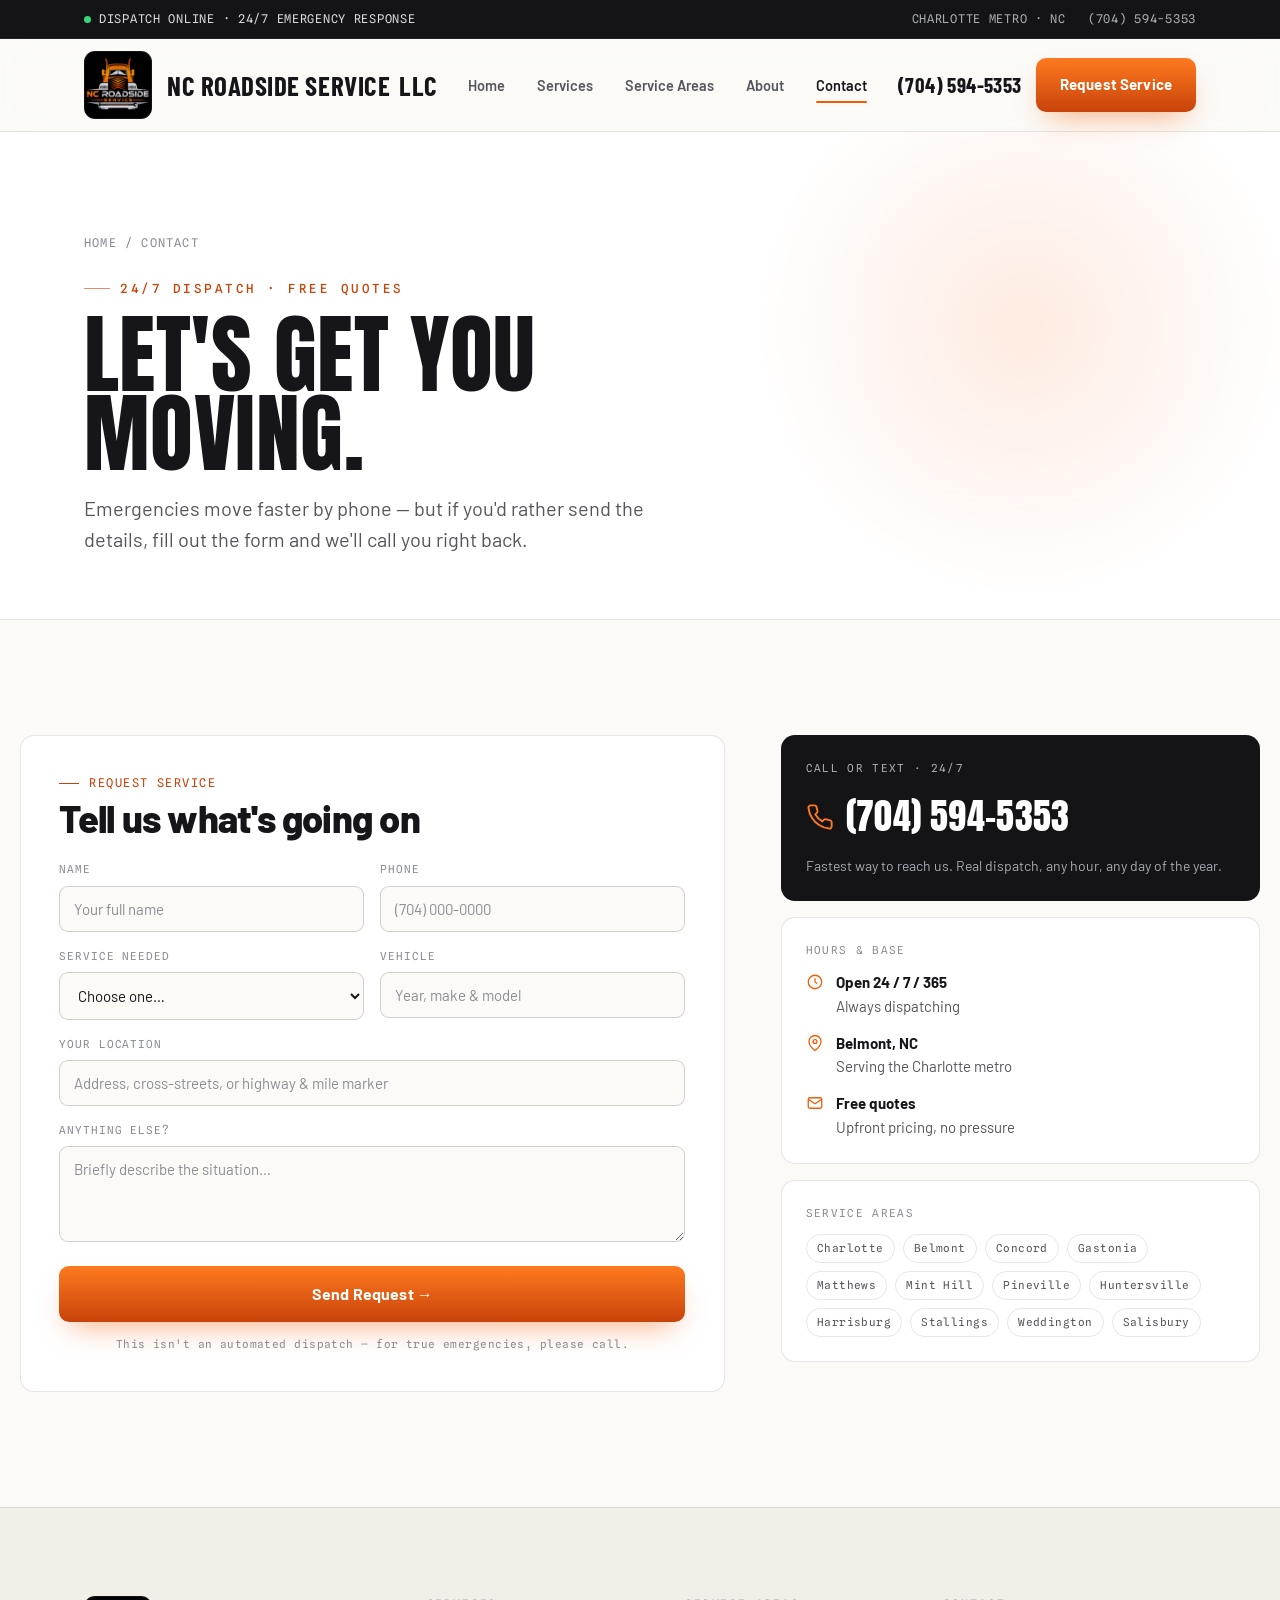
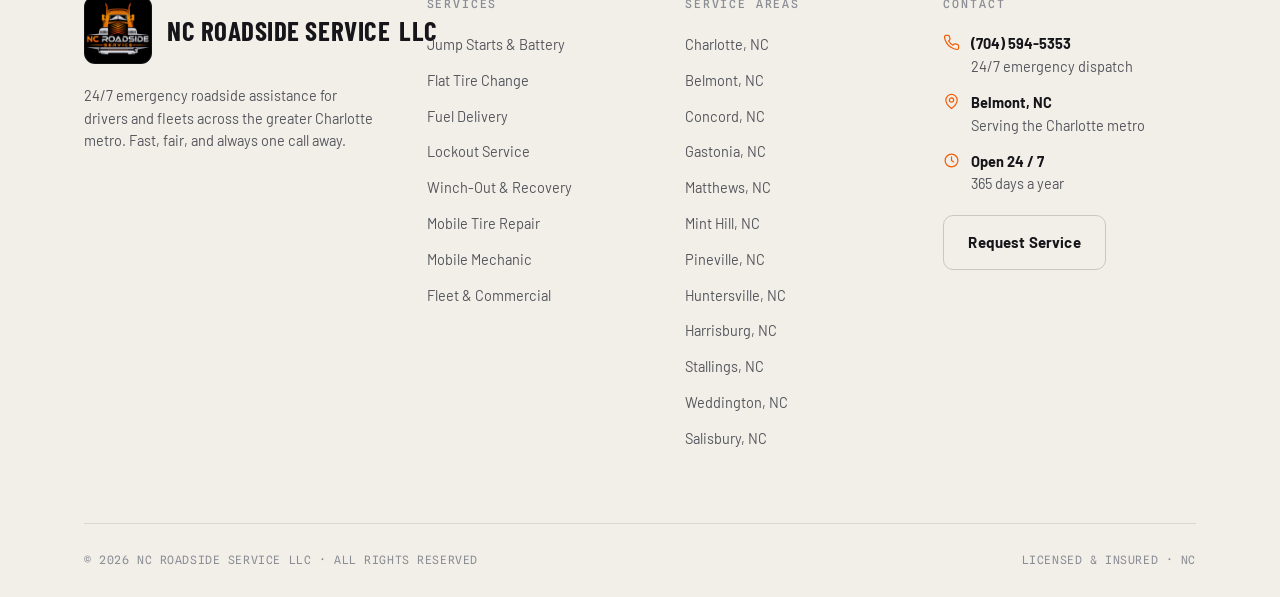
<file: contact.html>
<!DOCTYPE html>
<html lang="en">
<head>
<meta charset="UTF-8">
<meta name="viewport" content="width=device-width, initial-scale=1.0">
<title>Contact & Request Service | NC Roadside Service — Call (704) 594-5353</title>
<meta name="description" content="Request 24/7 roadside service or get a free quote. Call (704) 594-5353 anytime, or send a request — jump starts, tires, lockouts, fuel, recovery & mobile mechanic across the Charlotte, NC metro.">
<link rel="canonical" href="https://www.ncroadsideservice.com/contact.html">
<link rel="stylesheet" href="css/site.css">
<style>
.contact-grid{display:grid;grid-template-columns:1.25fr .85fr;gap:clamp(32px,5vw,56px);align-items:start}
.form-card{background:var(--surface);border:1px solid var(--line);border-radius:var(--r);padding:clamp(26px,3vw,40px);position:relative}
.form-card .fh{display:flex;align-items:center;gap:10px;font-family:'Spline Sans Mono',monospace;font-size:12px;letter-spacing:.12em;text-transform:uppercase;color:var(--amber-deep);margin-bottom:6px}
.form-card h2{font-size:clamp(26px,3vw,38px);font-weight:800;letter-spacing:-.02em;margin-bottom:24px}
.frow{display:grid;grid-template-columns:1fr 1fr;gap:16px;margin-bottom:16px}
.field{display:flex;flex-direction:column;gap:7px}
.field.full{grid-column:1/-1}
.field label{font-family:'Spline Sans Mono',monospace;font-size:11px;letter-spacing:.08em;text-transform:uppercase;color:var(--t-low)}
.field input,.field select,.field textarea{background:var(--bg);border:1px solid var(--line-2);border-radius:9px;padding:13px 14px;font-family:'Barlow',sans-serif;font-size:15px;color:var(--t-hi);transition:border-color .15s,box-shadow .15s}
.field textarea{resize:vertical;min-height:96px}
.field input::placeholder,.field textarea::placeholder{color:var(--t-low)}
.field input:focus,.field select:focus,.field textarea:focus{outline:none;border-color:var(--amber);box-shadow:0 0 0 3px var(--amber-soft)}
.form-card .submit{margin-top:8px}
.form-note{font-family:'Spline Sans Mono',monospace;font-size:11px;color:var(--t-low);letter-spacing:.04em;margin-top:14px;text-align:center}
.ok-state{display:none;flex-direction:column;align-items:center;text-align:center;gap:14px;padding:30px 10px}
.ok-state .okc{width:64px;height:64px;border-radius:50%;background:var(--amber-soft);display:flex;align-items:center;justify-content:center}
.ok-state .okc svg{width:32px;height:32px;stroke:var(--amber-deep);fill:none;stroke-width:2}
.ok-state h3{font-size:24px;font-weight:800}
.ok-state p{color:var(--t-mid);font-size:15px;max-width:340px}

.cinfo{display:flex;flex-direction:column;gap:16px}
.iblock{background:var(--surface);border:1px solid var(--line);border-radius:var(--r);padding:24px}
.iblock.dark{background:var(--chip);color:var(--t-on-dark);border-color:transparent}
.iblock .il{font-family:'Spline Sans Mono',monospace;font-size:11px;letter-spacing:.12em;text-transform:uppercase;color:var(--t-low);margin-bottom:12px}
.iblock.dark .il{color:var(--t-on-dark-mid)}
.iblock .big{font-family:'Anton',sans-serif;font-size:clamp(28px,3.4vw,36px);color:#fff;display:flex;align-items:center;gap:12px;letter-spacing:.01em}
.iblock .big svg{width:28px;height:28px;stroke:var(--amber-hi);fill:none;stroke-width:1.6}
.iblock .sub{color:var(--t-on-dark-mid);font-size:14px;margin-top:10px}
.iblock .line{display:flex;gap:12px;align-items:flex-start;font-size:15px;color:var(--t-mid)}
.iblock .line+.line{margin-top:14px}
.iblock .line svg{width:18px;height:18px;stroke:var(--amber);fill:none;stroke-width:1.7;flex:none;margin-top:2px}
.iblock .line b{color:var(--t-hi)}
.iblock .chips{display:flex;flex-wrap:wrap;gap:8px;margin-top:4px}
.iblock .chips span{font-family:'Spline Sans Mono',monospace;font-size:11px;letter-spacing:.04em;color:var(--t-mid);border:1px solid var(--line);border-radius:100px;padding:5px 10px}
@media(max-width:860px){.contact-grid{grid-template-columns:1fr}}
@media(max-width:520px){.frow{grid-template-columns:1fr}}
</style>
</head>
<body>
<div id="site-header-mount"></div>

<main>
  <section class="page-hero">
    <div class="wrap">
      <div class="crumb"><a href="index.html">HOME</a> / CONTACT</div>
      <span class="eyebrow"><span class="bar"></span>24/7 Dispatch · Free Quotes</span>
      <h1 style="margin-top:16px">Let's get you<br>moving.</h1>
      <p class="lede">Emergencies move faster by phone — but if you'd rather send the details, fill out the form and we'll call you right back.</p>
    </div>
  </section>

  <section class="section wrap">
    <div class="contact-grid">
      <!-- FORM -->
      <div class="form-card" data-reveal>
        <form data-request>
          <div class="fh"><span class="bar" style="width:20px;height:1px;background:currentColor;display:inline-block"></span> Request Service</div>
          <h2>Tell us what's going on</h2>
          <div class="frow">
            <div class="field"><label>Name</label><input name="name" placeholder="Your full name" required></div>
            <div class="field"><label>Phone</label><input name="phone" type="tel" placeholder="(704) 000-0000" required></div>
          </div>
          <div class="frow">
            <div class="field"><label>Service needed</label>
              <select name="service" required>
                <option value="">Choose one…</option>
                <option>Jump start / battery</option>
                <option>Flat tire change</option>
                <option>Fuel delivery</option>
                <option>Lockout service</option>
                <option>Winch-out / recovery</option>
                <option>Mobile tire repair</option>
                <option>Mobile mechanic</option>
                <option>Fleet / commercial</option>
                <option>Not sure — need advice</option>
              </select>
            </div>
            <div class="field"><label>Vehicle</label><input name="vehicle" placeholder="Year, make &amp; model"></div>
          </div>
          <div class="field full" style="margin-bottom:16px"><label>Your location</label><input name="location" placeholder="Address, cross-streets, or highway &amp; mile marker" required></div>
          <div class="field full" style="margin-bottom:16px"><label>Anything else?</label><textarea name="notes" placeholder="Briefly describe the situation…"></textarea></div>
          <button type="submit" class="btn btn-amber btn-lg btn-block submit">Send Request →</button>
          <div class="form-note">This isn't an automated dispatch — for true emergencies, please call.</div>
        </form>
        <div class="ok-state" data-ok>
          <div class="okc"><svg viewBox="0 0 24 24"><path d="M20 6 9 17l-5-5"/></svg></div>
          <h3>Request received</h3>
          <p>Thanks — we've got your details. A member of our team will call you back shortly. If it's urgent, call us now at <b>(704) 594-5353</b>.</p>
        </div>
      </div>

      <!-- INFO -->
      <div class="cinfo">
        <div class="iblock dark" data-reveal>
          <div class="il">Call or text · 24/7</div>
          <a href="tel:+17045945353" class="big" id="contactPhone"></a>
          <p class="sub">Fastest way to reach us. Real dispatch, any hour, any day of the year.</p>
        </div>
        <div class="iblock" data-reveal data-reveal-d="1">
          <div class="il">Hours &amp; base</div>
          <div class="line"><svg viewBox="0 0 24 24"><circle cx="12" cy="12" r="9"/><path d="M12 7v5l3 2"/></svg><span><b>Open 24 / 7 / 365</b><br>Always dispatching</span></div>
          <div class="line"><svg viewBox="0 0 24 24"><path d="M20 10c0 6-8 12-8 12s-8-6-8-12a8 8 0 0 1 16 0Z"/><circle cx="12" cy="10" r="2.6"/></svg><span><b>Belmont, NC</b><br>Serving the Charlotte metro</span></div>
          <div class="line"><svg viewBox="0 0 24 24"><rect x="3" y="5" width="18" height="14" rx="2"/><path d="m3 7 9 6 9-6"/></svg><span><b>Free quotes</b><br>Upfront pricing, no pressure</span></div>
        </div>
        <div class="iblock" data-reveal data-reveal-d="2">
          <div class="il">Service areas</div>
          <div class="chips">
            <span>Charlotte</span><span>Belmont</span><span>Concord</span><span>Gastonia</span><span>Matthews</span><span>Mint Hill</span><span>Pineville</span><span>Huntersville</span><span>Harrisburg</span><span>Stallings</span><span>Weddington</span><span>Salisbury</span>
          </div>
        </div>
      </div>
    </div>
  </section>
</main>

<div id="site-footer-mount"></div>

<script>
  document.getElementById('contactPhone').innerHTML = '<svg viewBox="0 0 24 24" fill="none" stroke="currentColor" stroke-width="1.6" stroke-linecap="round" stroke-linejoin="round"><path d="M22 16.9v3a2 2 0 0 1-2.2 2 19.8 19.8 0 0 1-8.6-3.1 19.5 19.5 0 0 1-6-6 19.8 19.8 0 0 1-3.1-8.7A2 2 0 0 1 4.1 2h3a2 2 0 0 1 2 1.7c.1.9.4 1.8.7 2.7a2 2 0 0 1-.5 2.1L8 9.8a16 16 0 0 0 6 6l1.3-1.3a2 2 0 0 1 2.1-.5c.9.3 1.8.6 2.7.7a2 2 0 0 1 1.9 2.1Z"/></svg> (704) 594-5353';
</script>
<script src="js/site.js"></script>
<script type="application/ld+json">
{
  "@context":"https://schema.org",
  "@type":"AutomotiveBusiness",
  "@id":"https://www.ncroadsideservice.com/#business",
  "name":"NC Roadside Service LLC",
  "description":"24/7 emergency roadside assistance — call (704) 594-5353 or request service online. Free quotes, no hidden fees, licensed and insured.",
  "url":"https://www.ncroadsideservice.com/",
  "telephone":"+1-704-594-5353",
  "address":{"@type":"PostalAddress","addressLocality":"Belmont","addressRegion":"NC","postalCode":"28012","addressCountry":"US"},
  "geo":{"@type":"GeoCoordinates","latitude":35.2290,"longitude":-81.0373},
  "openingHoursSpecification":{"@type":"OpeningHoursSpecification","dayOfWeek":["Monday","Tuesday","Wednesday","Thursday","Friday","Saturday","Sunday"],"opens":"00:00","closes":"23:59"},
  "contactPoint":{"@type":"ContactPoint","telephone":"+1-704-594-5353","contactType":"emergency","availableLanguage":"English","contactOption":"TollFree"}
}
</script>
<script type="application/ld+json">
{
  "@context":"https://schema.org",
  "@type":"WebPage",
  "@id":"https://www.ncroadsideservice.com/contact.html#webpage",
  "url":"https://www.ncroadsideservice.com/contact.html",
  "name":"Contact & Request Service | NC Roadside Service LLC — (704) 594-5353",
  "isPartOf":{"@id":"https://www.ncroadsideservice.com/#website"},
  "about":{"@id":"https://www.ncroadsideservice.com/#business"},
  "description":"Request 24/7 roadside service or get a free quote. Call (704) 594-5353 any time, or fill out the request form. Jump starts, tires, lockouts, fuel & recovery across Charlotte, NC.",
  "inLanguage":"en-US",
  "breadcrumb":{"@type":"BreadcrumbList","itemListElement":[{"@type":"ListItem","position":1,"name":"Home","item":"https://www.ncroadsideservice.com/"},{"@type":"ListItem","position":2,"name":"Contact","item":"https://www.ncroadsideservice.com/contact.html"}]}
}
</script>
</body>
</html>
</file>
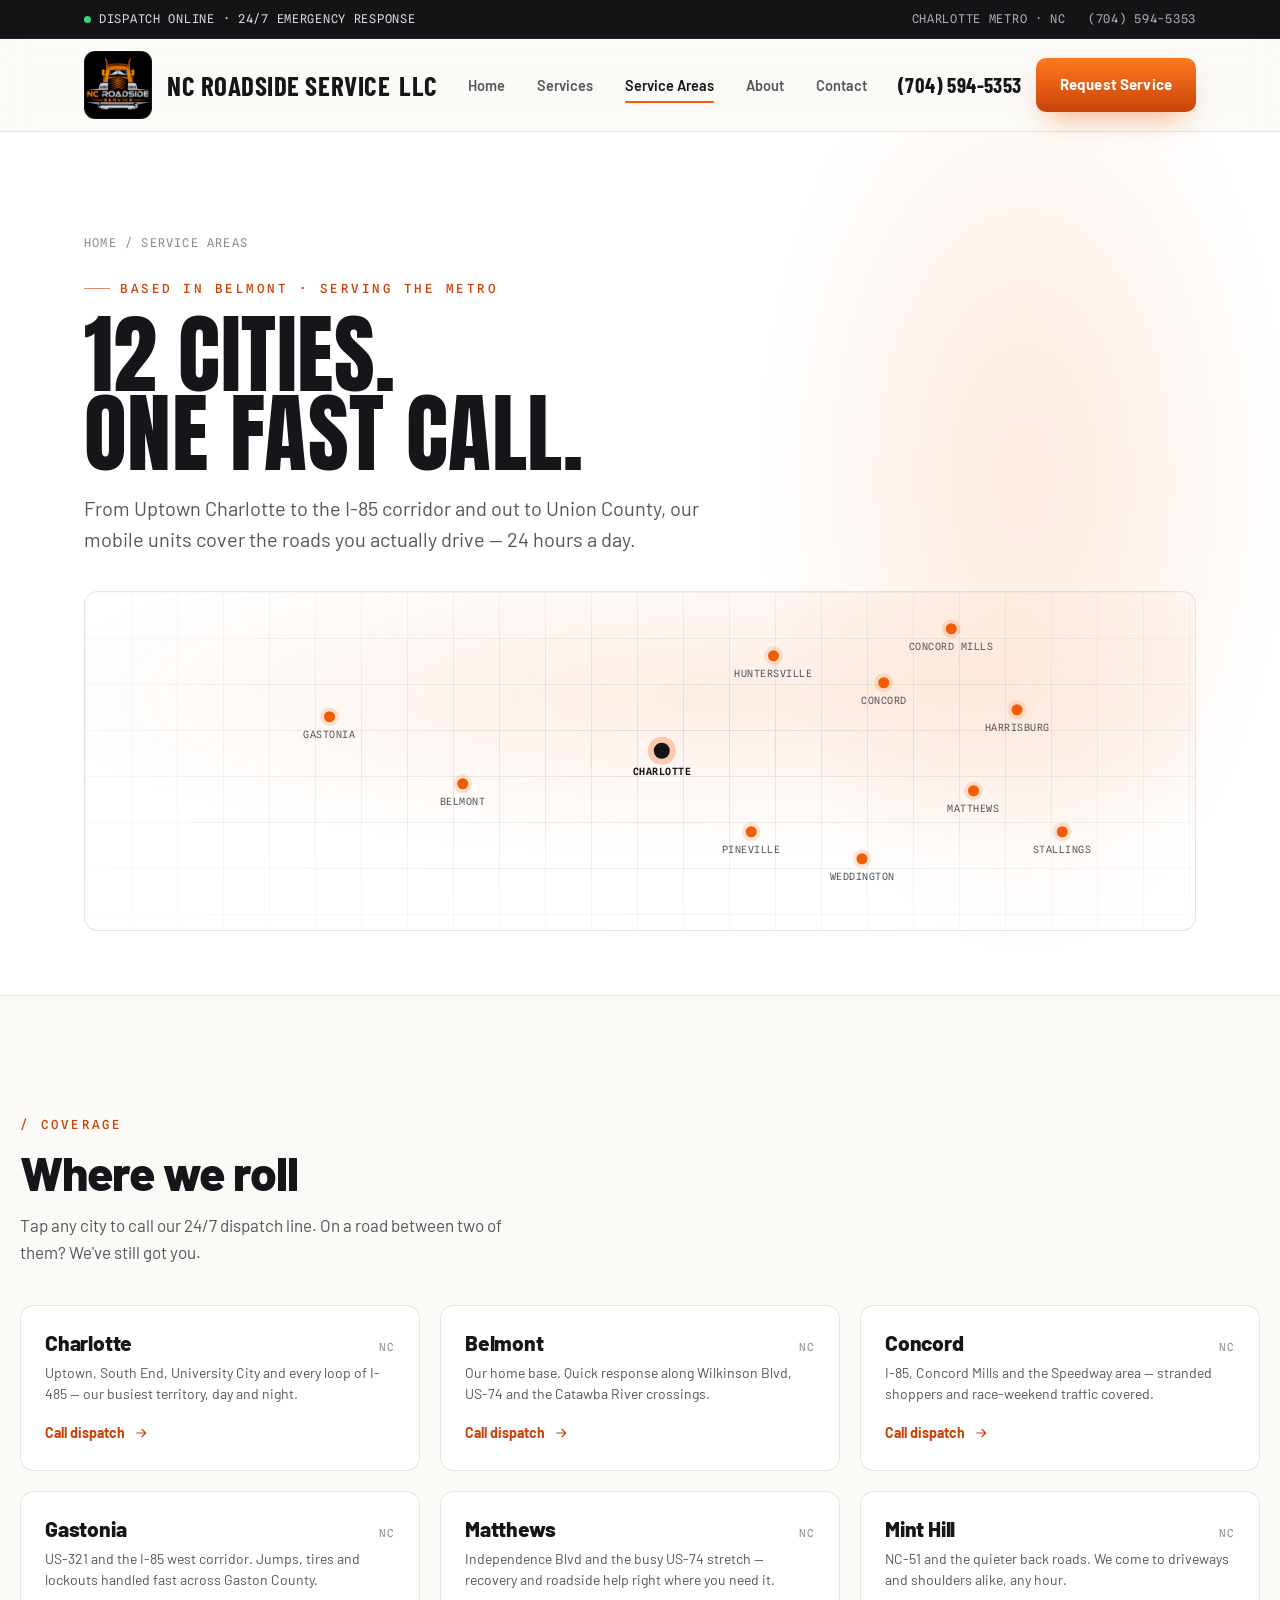
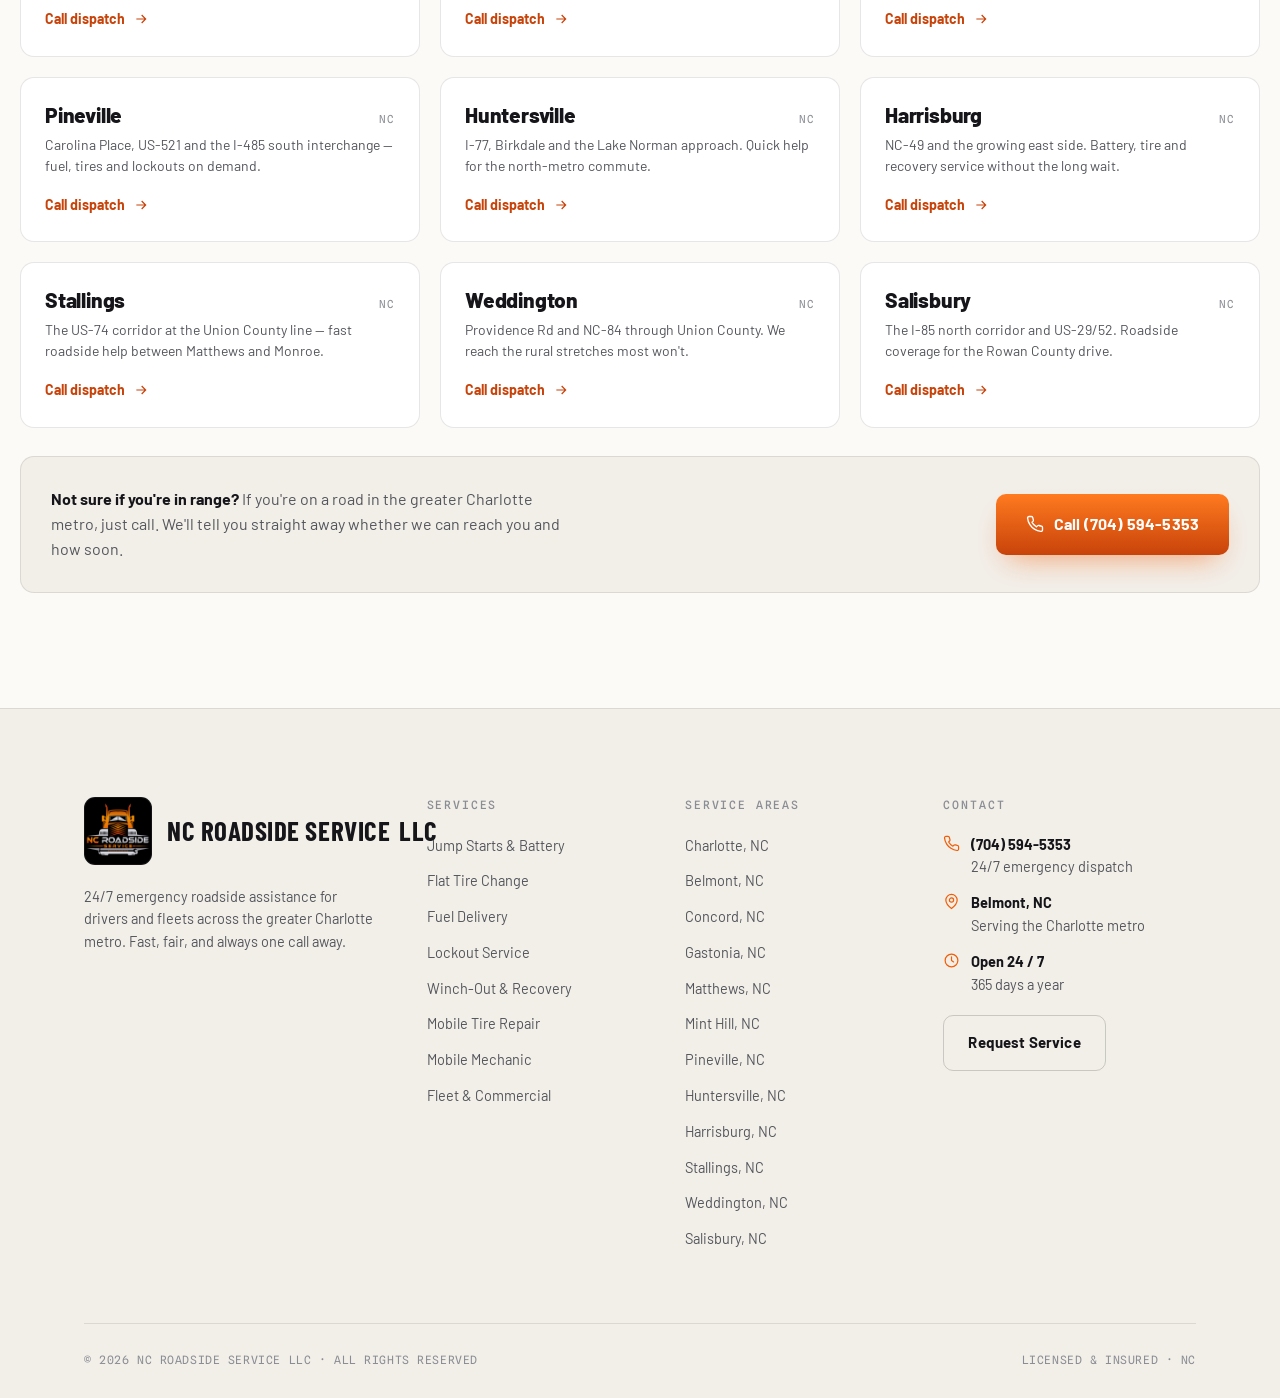
<file: service-areas.html>
<!DOCTYPE html>
<html lang="en">
<head>
<meta charset="UTF-8">
<meta name="viewport" content="width=device-width, initial-scale=1.0">
<title>Service Areas | 24/7 Roadside Assistance Across the Charlotte, NC Metro</title>
<meta name="description" content="NC Roadside Service covers Charlotte, Belmont, Concord, Gastonia, Matthews, Mint Hill, Pineville, Huntersville, Harrisburg, Stallings, Weddington & Salisbury, NC — 24/7 jump starts, tires, lockouts, fuel & recovery. Call (704) 594-5353.">
<link rel="canonical" href="https://www.ncroadsideservice.com/service-areas.html">
<link rel="stylesheet" href="css/site.css">
<style>
.area-hero-map{position:relative;border:1px solid var(--line);border-radius:var(--r);background:
  radial-gradient(120% 90% at 60% 30%,rgba(242,92,5,.10),transparent 55%),var(--surface);
  min-height:340px;overflow:hidden;margin-top:36px}
.area-hero-map .gridlines{position:absolute;inset:0;background-image:linear-gradient(var(--line) 1px,transparent 1px),linear-gradient(90deg,var(--line) 1px,transparent 1px);background-size:46px 46px;mask:radial-gradient(85% 85% at 55% 45%,#000,transparent)}
.area-hero-map .pin{position:absolute;display:flex;flex-direction:column;align-items:center;gap:5px;transform:translate(-50%,-50%)}
.area-hero-map .pin i{width:11px;height:11px;border-radius:50%;background:var(--amber);box-shadow:0 0 0 4px rgba(242,92,5,.15)}
.area-hero-map .pin.hub i{width:16px;height:16px;background:var(--chip);box-shadow:0 0 0 6px rgba(242,92,5,.28)}
.area-hero-map .pin span{font-family:'Spline Sans Mono',monospace;font-size:10px;letter-spacing:.05em;color:var(--t-mid);text-transform:uppercase;white-space:nowrap}
.area-hero-map .pin.hub span{color:var(--t-hi);font-weight:600}

.city-grid{display:grid;grid-template-columns:repeat(3,1fr);gap:20px}
.city{background:var(--surface);border:1px solid var(--line);border-radius:var(--r);padding:26px 24px;transition:border-color .2s,transform .2s var(--ease);display:flex;flex-direction:column}
.city:hover{border-color:var(--amber);transform:translateY(-3px)}
.city .ch{display:flex;align-items:baseline;justify-content:space-between;gap:10px;margin-bottom:6px}
.city h3{font-size:21px;font-weight:800;letter-spacing:-.01em}
.city .st{font-family:'Spline Sans Mono',monospace;font-size:11px;color:var(--t-low);letter-spacing:.1em}
.city p{color:var(--t-mid);font-size:14px;line-height:1.5;margin-bottom:18px}
.city .clink{margin-top:auto;display:inline-flex;align-items:center;gap:8px;font-weight:700;font-size:14px;color:var(--amber-deep)}
.city .clink svg{width:16px;height:16px;stroke:currentColor;fill:none;stroke-width:1.8}
.city:hover .clink{gap:11px}
@media(max-width:900px){.city-grid{grid-template-columns:1fr 1fr}}
@media(max-width:560px){.city-grid{grid-template-columns:1fr}}

.notin{background:var(--surface-2);border:1px solid var(--line);border-radius:var(--r);padding:30px;display:flex;align-items:center;justify-content:space-between;gap:24px;flex-wrap:wrap;margin-top:28px}
.notin p{font-size:16px;color:var(--t-mid);max-width:520px}
.notin b{color:var(--t-hi)}
</style>
</head>
<body>
<div id="site-header-mount"></div>

<main>
  <section class="page-hero">
    <div class="wrap">
      <div class="crumb"><a href="index.html">HOME</a> / SERVICE AREAS</div>
      <span class="eyebrow"><span class="bar"></span>Based in Belmont · Serving the Metro</span>
      <h1 style="margin-top:16px">12 cities.<br>One fast call.</h1>
      <p class="lede">From Uptown Charlotte to the I-85 corridor and out to Union County, our mobile units cover the roads you actually drive — 24 hours a day.</p>
      <div class="area-hero-map">
        <div class="gridlines"></div>
        <div class="pin hub" style="left:52%;top:50%"><i></i><span>Charlotte</span></div>
        <div class="pin" style="left:22%;top:40%"><i></i><span>Gastonia</span></div>
        <div class="pin" style="left:34%;top:60%"><i></i><span>Belmont</span></div>
        <div class="pin" style="left:72%;top:30%"><i></i><span>Concord</span></div>
        <div class="pin" style="left:62%;top:22%"><i></i><span>Huntersville</span></div>
        <div class="pin" style="left:84%;top:38%"><i></i><span>Harrisburg</span></div>
        <div class="pin" style="left:80%;top:62%"><i></i><span>Matthews</span></div>
        <div class="pin" style="left:88%;top:74%"><i></i><span>Stallings</span></div>
        <div class="pin" style="left:70%;top:82%"><i></i><span>Weddington</span></div>
        <div class="pin" style="left:60%;top:74%"><i></i><span>Pineville</span></div>
        <div class="pin" style="left:78%;top:14%"><i></i><span>Concord Mills</span></div>
      </div>
    </div>
  </section>

  <section class="section wrap">
    <div class="sec-head" data-reveal style="margin-bottom:40px">
      <div class="lhs">
        <span class="section-num">/ COVERAGE</span>
        <h2 style="font-size:clamp(30px,4vw,48px);font-weight:800;letter-spacing:-.02em;margin-top:12px">Where we roll</h2>
      </div>
      <p style="color:var(--t-mid);font-size:17px;margin-top:16px;max-width:520px">Tap any city to call our 24/7 dispatch line. On a road between two of them? We've still got you.</p>
    </div>

    <div class="city-grid">
      <div class="city" data-reveal>
        <div class="ch"><h3>Charlotte</h3><span class="st">NC</span></div>
        <p>Uptown, South End, University City and every loop of I-485 — our busiest territory, day and night.</p>
        <a href="tel:+17045945353" class="clink">Call dispatch <svg viewBox="0 0 24 24"><path d="M5 12h14M13 6l6 6-6 6"/></svg></a>
      </div>
      <div class="city" data-reveal data-reveal-d="1">
        <div class="ch"><h3>Belmont</h3><span class="st">NC</span></div>
        <p>Our home base. Quick response along Wilkinson Blvd, US-74 and the Catawba River crossings.</p>
        <a href="tel:+17045945353" class="clink">Call dispatch <svg viewBox="0 0 24 24"><path d="M5 12h14M13 6l6 6-6 6"/></svg></a>
      </div>
      <div class="city" data-reveal data-reveal-d="2">
        <div class="ch"><h3>Concord</h3><span class="st">NC</span></div>
        <p>I-85, Concord Mills and the Speedway area — stranded shoppers and race-weekend traffic covered.</p>
        <a href="tel:+17045945353" class="clink">Call dispatch <svg viewBox="0 0 24 24"><path d="M5 12h14M13 6l6 6-6 6"/></svg></a>
      </div>
      <div class="city" data-reveal>
        <div class="ch"><h3>Gastonia</h3><span class="st">NC</span></div>
        <p>US-321 and the I-85 west corridor. Jumps, tires and lockouts handled fast across Gaston County.</p>
        <a href="tel:+17045945353" class="clink">Call dispatch <svg viewBox="0 0 24 24"><path d="M5 12h14M13 6l6 6-6 6"/></svg></a>
      </div>
      <div class="city" data-reveal data-reveal-d="1">
        <div class="ch"><h3>Matthews</h3><span class="st">NC</span></div>
        <p>Independence Blvd and the busy US-74 stretch — recovery and roadside help right where you need it.</p>
        <a href="tel:+17045945353" class="clink">Call dispatch <svg viewBox="0 0 24 24"><path d="M5 12h14M13 6l6 6-6 6"/></svg></a>
      </div>
      <div class="city" data-reveal data-reveal-d="2">
        <div class="ch"><h3>Mint Hill</h3><span class="st">NC</span></div>
        <p>NC-51 and the quieter back roads. We come to driveways and shoulders alike, any hour.</p>
        <a href="tel:+17045945353" class="clink">Call dispatch <svg viewBox="0 0 24 24"><path d="M5 12h14M13 6l6 6-6 6"/></svg></a>
      </div>
      <div class="city" data-reveal>
        <div class="ch"><h3>Pineville</h3><span class="st">NC</span></div>
        <p>Carolina Place, US-521 and the I-485 south interchange — fuel, tires and lockouts on demand.</p>
        <a href="tel:+17045945353" class="clink">Call dispatch <svg viewBox="0 0 24 24"><path d="M5 12h14M13 6l6 6-6 6"/></svg></a>
      </div>
      <div class="city" data-reveal data-reveal-d="1">
        <div class="ch"><h3>Huntersville</h3><span class="st">NC</span></div>
        <p>I-77, Birkdale and the Lake Norman approach. Quick help for the north-metro commute.</p>
        <a href="tel:+17045945353" class="clink">Call dispatch <svg viewBox="0 0 24 24"><path d="M5 12h14M13 6l6 6-6 6"/></svg></a>
      </div>
      <div class="city" data-reveal data-reveal-d="2">
        <div class="ch"><h3>Harrisburg</h3><span class="st">NC</span></div>
        <p>NC-49 and the growing east side. Battery, tire and recovery service without the long wait.</p>
        <a href="tel:+17045945353" class="clink">Call dispatch <svg viewBox="0 0 24 24"><path d="M5 12h14M13 6l6 6-6 6"/></svg></a>
      </div>
      <div class="city" data-reveal>
        <div class="ch"><h3>Stallings</h3><span class="st">NC</span></div>
        <p>The US-74 corridor at the Union County line — fast roadside help between Matthews and Monroe.</p>
        <a href="tel:+17045945353" class="clink">Call dispatch <svg viewBox="0 0 24 24"><path d="M5 12h14M13 6l6 6-6 6"/></svg></a>
      </div>
      <div class="city" data-reveal data-reveal-d="1">
        <div class="ch"><h3>Weddington</h3><span class="st">NC</span></div>
        <p>Providence Rd and NC-84 through Union County. We reach the rural stretches most won't.</p>
        <a href="tel:+17045945353" class="clink">Call dispatch <svg viewBox="0 0 24 24"><path d="M5 12h14M13 6l6 6-6 6"/></svg></a>
      </div>
      <div class="city" data-reveal data-reveal-d="2">
        <div class="ch"><h3>Salisbury</h3><span class="st">NC</span></div>
        <p>The I-85 north corridor and US-29/52. Roadside coverage for the Rowan County drive.</p>
        <a href="tel:+17045945353" class="clink">Call dispatch <svg viewBox="0 0 24 24"><path d="M5 12h14M13 6l6 6-6 6"/></svg></a>
      </div>
    </div>

    <div class="notin" data-reveal>
      <p><b>Not sure if you're in range?</b> If you're on a road in the greater Charlotte metro, just call. We'll tell you straight away whether we can reach you and how soon.</p>
      <a href="tel:+17045945353" class="btn btn-amber btn-lg" id="areaCall"></a>
    </div>
  </section>
</main>

<div id="site-footer-mount"></div>

<script>
  document.getElementById('areaCall').innerHTML = '<svg viewBox="0 0 24 24" fill="none" stroke="currentColor" stroke-width="1.8" stroke-linecap="round" stroke-linejoin="round"><path d="M22 16.9v3a2 2 0 0 1-2.2 2 19.8 19.8 0 0 1-8.6-3.1 19.5 19.5 0 0 1-6-6 19.8 19.8 0 0 1-3.1-8.7A2 2 0 0 1 4.1 2h3a2 2 0 0 1 2 1.7c.1.9.4 1.8.7 2.7a2 2 0 0 1-.5 2.1L8 9.8a16 16 0 0 0 6 6l1.3-1.3a2 2 0 0 1 2.1-.5c.9.3 1.8.6 2.7.7a2 2 0 0 1 1.9 2.1Z"/></svg> Call (704) 594-5353';
</script>
<script src="js/site.js"></script>
<script type="application/ld+json">
{
  "@context":"https://schema.org",
  "@type":"AutomotiveBusiness",
  "@id":"https://www.ncroadsideservice.com/#business",
  "name":"NC Roadside Service LLC",
  "description":"24/7 emergency roadside assistance serving Charlotte, Belmont, Concord, Gastonia, Matthews, Mint Hill, Pineville, Huntersville, Harrisburg, Stallings, Weddington and Salisbury, NC.",
  "url":"https://www.ncroadsideservice.com/",
  "telephone":"+1-704-594-5353",
  "address":{"@type":"PostalAddress","addressLocality":"Belmont","addressRegion":"NC","postalCode":"28012","addressCountry":"US"},
  "geo":{"@type":"GeoCoordinates","latitude":35.2290,"longitude":-81.0373},
  "areaServed":[{"@type":"City","name":"Charlotte","addressRegion":"NC"},{"@type":"City","name":"Belmont","addressRegion":"NC"},{"@type":"City","name":"Concord","addressRegion":"NC"},{"@type":"City","name":"Gastonia","addressRegion":"NC"},{"@type":"City","name":"Matthews","addressRegion":"NC"},{"@type":"City","name":"Mint Hill","addressRegion":"NC"},{"@type":"City","name":"Pineville","addressRegion":"NC"},{"@type":"City","name":"Huntersville","addressRegion":"NC"},{"@type":"City","name":"Harrisburg","addressRegion":"NC"},{"@type":"City","name":"Stallings","addressRegion":"NC"},{"@type":"City","name":"Weddington","addressRegion":"NC"},{"@type":"City","name":"Salisbury","addressRegion":"NC"}],
  "openingHoursSpecification":{"@type":"OpeningHoursSpecification","dayOfWeek":["Monday","Tuesday","Wednesday","Thursday","Friday","Saturday","Sunday"],"opens":"00:00","closes":"23:59"},
  "aggregateRating":{"@type":"AggregateRating","ratingValue":"4.9","reviewCount":"200","bestRating":"5"}
}
</script>
<script type="application/ld+json">
{
  "@context":"https://schema.org",
  "@type":"AutomotiveBusiness",
  "name":"NC Roadside Service LLC",
  "telephone":"+1-704-594-5353",
  "address":{"@type":"PostalAddress","addressLocality":"Belmont","addressRegion":"NC","addressCountry":"US"},
  "areaServed":[
    {"@type":"City","name":"Charlotte, NC"},{"@type":"City","name":"Belmont, NC"},
    {"@type":"City","name":"Concord, NC"},{"@type":"City","name":"Gastonia, NC"},
    {"@type":"City","name":"Matthews, NC"},{"@type":"City","name":"Mint Hill, NC"},
    {"@type":"City","name":"Pineville, NC"},{"@type":"City","name":"Huntersville, NC"},
    {"@type":"City","name":"Harrisburg, NC"},{"@type":"City","name":"Stallings, NC"},
    {"@type":"City","name":"Weddington, NC"},{"@type":"City","name":"Salisbury, NC"}
  ]
}
</script>
<script type="application/ld+json">
{
  "@context":"https://schema.org",
  "@type":"WebPage",
  "@id":"https://www.ncroadsideservice.com/service-areas.html#webpage",
  "url":"https://www.ncroadsideservice.com/service-areas.html",
  "name":"Service Areas | 24/7 Roadside Assistance Charlotte Metro, NC — NC Roadside Service",
  "isPartOf":{"@id":"https://www.ncroadsideservice.com/#website"},
  "about":{"@id":"https://www.ncroadsideservice.com/#business"},
  "description":"NC Roadside Service covers 12 cities across the Charlotte metro: Charlotte, Belmont, Concord, Gastonia, Matthews, Mint Hill, Pineville, Huntersville, Harrisburg, Stallings, Weddington & Salisbury.",
  "inLanguage":"en-US",
  "breadcrumb":{"@type":"BreadcrumbList","itemListElement":[{"@type":"ListItem","position":1,"name":"Home","item":"https://www.ncroadsideservice.com/"},{"@type":"ListItem","position":2,"name":"Service Areas","item":"https://www.ncroadsideservice.com/service-areas.html"}]}
}
</script>
</body>
</html>
</file>
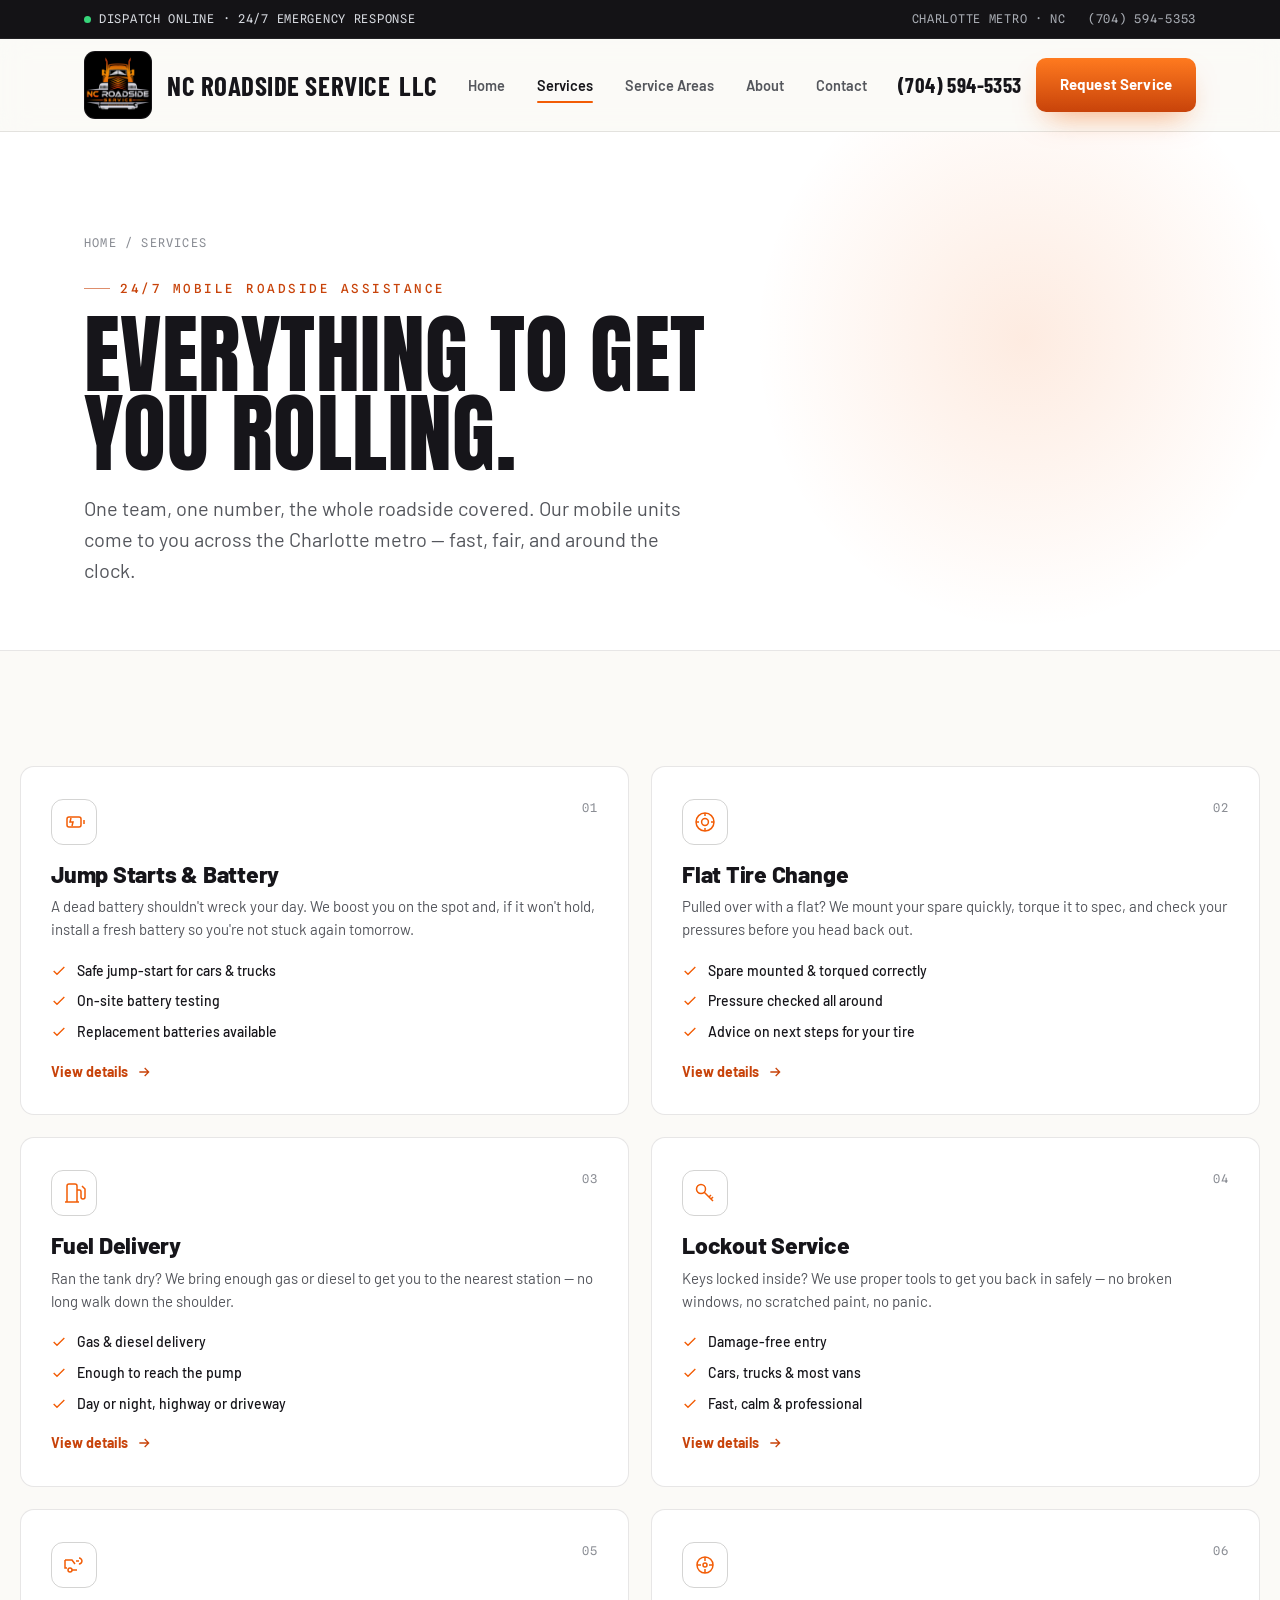
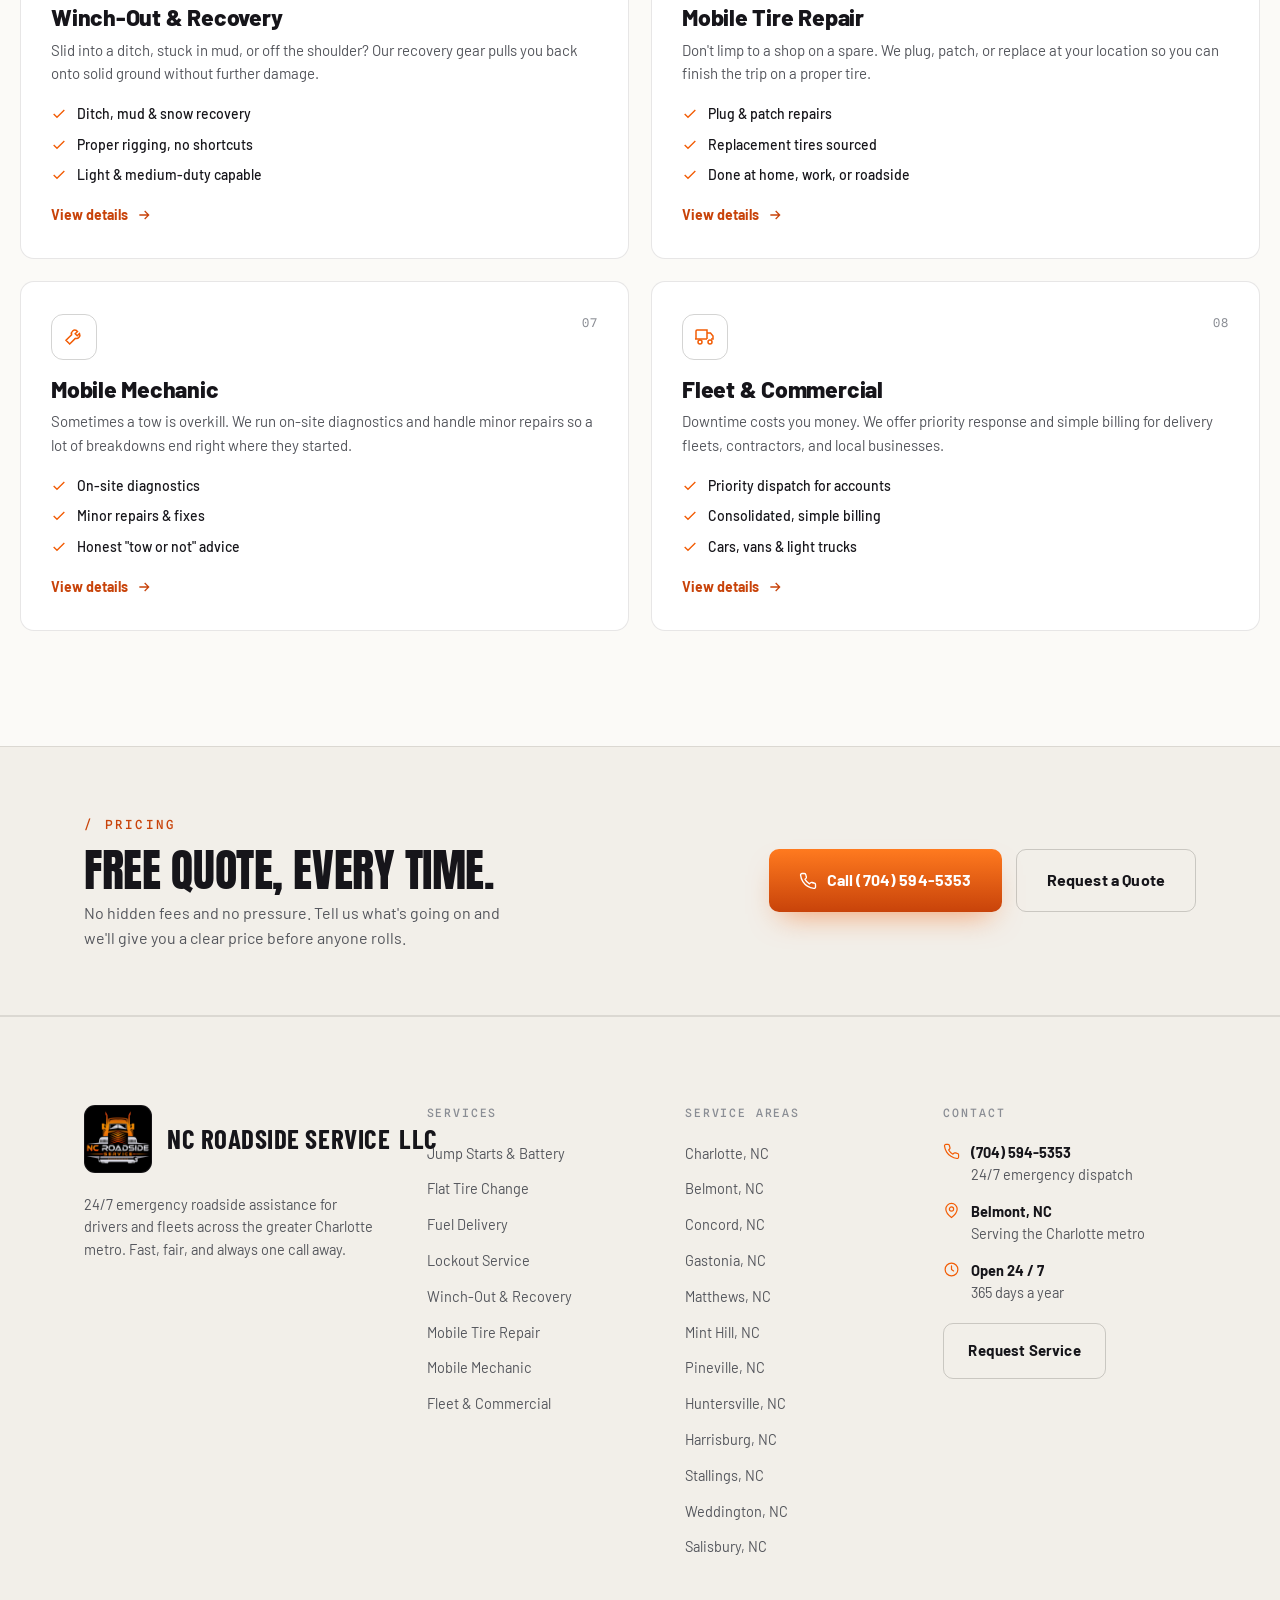
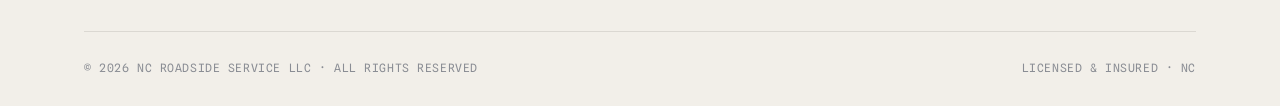
<file: services.html>
<!DOCTYPE html>
<html lang="en">
<head>
<meta charset="UTF-8">
<meta name="viewport" content="width=device-width, initial-scale=1.0">
<title>Roadside Services | Jump Starts, Tires, Lockouts & More — NC Roadside Service</title>
<meta name="description" content="Full-service 24/7 roadside assistance in the Charlotte, NC metro: jump starts & battery, flat tire change, fuel delivery, lockouts, winch-out recovery, mobile tire repair, mobile mechanic, and fleet service. Call (704) 594-5353 for a free quote.">
<link rel="canonical" href="https://www.ncroadsideservice.com/services.html">
<link rel="stylesheet" href="css/site.css">
<style>
.svc-list{display:grid;grid-template-columns:1fr 1fr;gap:22px}
.scard{background:var(--surface);border:1px solid var(--line);border-radius:var(--r);padding:32px 30px;display:flex;flex-direction:column;position:relative;overflow:hidden;transition:border-color .2s,transform .2s var(--ease)}
.scard:hover{border-color:var(--amber);transform:translateY(-3px)}
.scard .top{display:flex;align-items:flex-start;justify-content:space-between;margin-bottom:18px}
.scard .ico{width:46px;height:46px;border:1px solid var(--line-2);border-radius:12px;display:flex;align-items:center;justify-content:center;flex:none}
.scard .ico svg{width:24px;height:24px;stroke:var(--amber);fill:none;stroke-width:1.5}
.scard .num{font-family:'Spline Sans Mono',monospace;font-size:12px;color:var(--t-low);letter-spacing:.1em}
.scard h3{font-size:23px;font-weight:800;letter-spacing:-.01em;margin-bottom:9px}
.scard .desc{color:var(--t-mid);font-size:15px;margin-bottom:18px}
.scard ul{list-style:none;display:flex;flex-direction:column;gap:9px;margin-top:auto}
.scard ul li{display:flex;align-items:center;gap:10px;font-size:14px;color:var(--t-hi);font-weight:500}
.scard ul li svg{width:16px;height:16px;stroke:var(--amber);fill:none;stroke-width:2;flex:none}
.scard{text-decoration:none}
.scard-go{margin-top:18px;display:inline-flex;align-items:center;gap:8px;font-weight:700;font-size:14px;color:var(--amber-deep)}
.scard-go svg{width:16px;height:16px;stroke:currentColor;fill:none}
.scard:hover .scard-go{gap:11px}
@media(max-width:760px){.svc-list{grid-template-columns:1fr}}

.quote-band{background:var(--surface-2);border-top:1px solid var(--line);border-bottom:1px solid var(--line)}
.quote-band .wrap{display:flex;align-items:center;justify-content:space-between;gap:30px;flex-wrap:wrap;padding-top:clamp(40px,6vw,64px);padding-bottom:clamp(40px,6vw,64px)}
.quote-band h2{font-family:'Anton',sans-serif;font-weight:400;text-transform:uppercase;font-size:clamp(28px,4vw,46px);line-height:.95}
.quote-band p{color:var(--t-mid);font-size:16px;margin-top:10px;max-width:420px}
.quote-band .qa{display:flex;gap:14px;flex-wrap:wrap}
</style>
</head>
<body>
<div id="site-header-mount"></div>

<main>
  <section class="page-hero">
    <div class="wrap">
      <div class="crumb"><a href="index.html">HOME</a> / SERVICES</div>
      <span class="eyebrow"><span class="bar"></span>24/7 Mobile Roadside Assistance</span>
      <h1 style="margin-top:16px">Everything to get<br>you rolling.</h1>
      <p class="lede">One team, one number, the whole roadside covered. Our mobile units come to you across the Charlotte metro — fast, fair, and around the clock.</p>
    </div>
  </section>

  <section class="section wrap">
    <div class="svc-list">

      <a class="scard" href="service-jump-start.html" data-reveal>
        <div class="top">
          <div class="ico"><svg viewBox="0 0 24 24"><path d="M7 7h10a2 2 0 0 1 2 2v6a2 2 0 0 1-2 2H7a2 2 0 0 1-2-2V9a2 2 0 0 1 2-2Z"/><path d="M22 10v4M9 8l-1 4h3l-1 4"/></svg></div>
          <span class="num">01</span>
        </div>
        <h3>Jump Starts & Battery</h3>
        <p class="desc">A dead battery shouldn't wreck your day. We boost you on the spot and, if it won't hold, install a fresh battery so you're not stuck again tomorrow.</p>
        <ul>
          <li><svg viewBox="0 0 24 24"><path d="M20 6 9 17l-5-5"/></svg> Safe jump-start for cars & trucks</li>
          <li><svg viewBox="0 0 24 24"><path d="M20 6 9 17l-5-5"/></svg> On-site battery testing</li>
          <li><svg viewBox="0 0 24 24"><path d="M20 6 9 17l-5-5"/></svg> Replacement batteries available</li>
        </ul>
        <span class="scard-go">View details <svg viewBox="0 0 24 24" fill="none" stroke-width="1.9"><path d="M5 12h14M13 6l6 6-6 6"/></svg></span>
      </a>

      <a class="scard" href="service-flat-tire.html" data-reveal data-reveal-d="1">
        <div class="top">
          <div class="ico"><svg viewBox="0 0 24 24"><circle cx="12" cy="12" r="9"/><circle cx="12" cy="12" r="3.4"/><path d="M12 3v3M12 18v3M3 12h3M18 12h3"/></svg></div>
          <span class="num">02</span>
        </div>
        <h3>Flat Tire Change</h3>
        <p class="desc">Pulled over with a flat? We mount your spare quickly, torque it to spec, and check your pressures before you head back out.</p>
        <ul>
          <li><svg viewBox="0 0 24 24"><path d="M20 6 9 17l-5-5"/></svg> Spare mounted & torqued correctly</li>
          <li><svg viewBox="0 0 24 24"><path d="M20 6 9 17l-5-5"/></svg> Pressure checked all around</li>
          <li><svg viewBox="0 0 24 24"><path d="M20 6 9 17l-5-5"/></svg> Advice on next steps for your tire</li>
        </ul>
        <span class="scard-go">View details <svg viewBox="0 0 24 24" fill="none" stroke-width="1.9"><path d="M5 12h14M13 6l6 6-6 6"/></svg></span>
      </a>

      <a class="scard" href="service-fuel-delivery.html" data-reveal>
        <div class="top">
          <div class="ico"><svg viewBox="0 0 24 24"><path d="M5 21V5a2 2 0 0 1 2-2h6a2 2 0 0 1 2 2v16"/><path d="M3 21h14"/><path d="M15 9h2.5a1.5 1.5 0 0 1 1.5 1.5V16a2 2 0 0 0 2 2 2 2 0 0 0 2-2V8l-3-3"/></svg></div>
          <span class="num">03</span>
        </div>
        <h3>Fuel Delivery</h3>
        <p class="desc">Ran the tank dry? We bring enough gas or diesel to get you to the nearest station — no long walk down the shoulder.</p>
        <ul>
          <li><svg viewBox="0 0 24 24"><path d="M20 6 9 17l-5-5"/></svg> Gas & diesel delivery</li>
          <li><svg viewBox="0 0 24 24"><path d="M20 6 9 17l-5-5"/></svg> Enough to reach the pump</li>
          <li><svg viewBox="0 0 24 24"><path d="M20 6 9 17l-5-5"/></svg> Day or night, highway or driveway</li>
        </ul>
        <span class="scard-go">View details <svg viewBox="0 0 24 24" fill="none" stroke-width="1.9"><path d="M5 12h14M13 6l6 6-6 6"/></svg></span>
      </a>

      <a class="scard" href="service-lockout.html" data-reveal data-reveal-d="1">
        <div class="top">
          <div class="ico"><svg viewBox="0 0 24 24"><circle cx="8" cy="8" r="4.5"/><path d="m11 11 9 9M18 18l2-2M16 16l2-2"/></svg></div>
          <span class="num">04</span>
        </div>
        <h3>Lockout Service</h3>
        <p class="desc">Keys locked inside? We use proper tools to get you back in safely — no broken windows, no scratched paint, no panic.</p>
        <ul>
          <li><svg viewBox="0 0 24 24"><path d="M20 6 9 17l-5-5"/></svg> Damage-free entry</li>
          <li><svg viewBox="0 0 24 24"><path d="M20 6 9 17l-5-5"/></svg> Cars, trucks & most vans</li>
          <li><svg viewBox="0 0 24 24"><path d="M20 6 9 17l-5-5"/></svg> Fast, calm & professional</li>
        </ul>
        <span class="scard-go">View details <svg viewBox="0 0 24 24" fill="none" stroke-width="1.9"><path d="M5 12h14M13 6l6 6-6 6"/></svg></span>
      </a>

      <a class="scard" href="service-winch-out.html" data-reveal>
        <div class="top">
          <div class="ico"><svg viewBox="0 0 24 24"><path d="M3 7h7l3 4M3 7v8h2"/><circle cx="8" cy="17" r="2"/><path d="M10 17h5"/><path d="M17 5a3 3 0 1 1-.1 6"/><path d="M14 8h3"/></svg></div>
          <span class="num">05</span>
        </div>
        <h3>Winch-Out & Recovery</h3>
        <p class="desc">Slid into a ditch, stuck in mud, or off the shoulder? Our recovery gear pulls you back onto solid ground without further damage.</p>
        <ul>
          <li><svg viewBox="0 0 24 24"><path d="M20 6 9 17l-5-5"/></svg> Ditch, mud & snow recovery</li>
          <li><svg viewBox="0 0 24 24"><path d="M20 6 9 17l-5-5"/></svg> Proper rigging, no shortcuts</li>
          <li><svg viewBox="0 0 24 24"><path d="M20 6 9 17l-5-5"/></svg> Light & medium-duty capable</li>
        </ul>
        <span class="scard-go">View details <svg viewBox="0 0 24 24" fill="none" stroke-width="1.9"><path d="M5 12h14M13 6l6 6-6 6"/></svg></span>
      </a>

      <a class="scard" href="service-tire-repair.html" data-reveal data-reveal-d="1">
        <div class="top">
          <div class="ico"><svg viewBox="0 0 24 24"><circle cx="12" cy="12" r="8"/><path d="M12 4v4M12 16v4M4 12h4M16 12h4"/><circle cx="12" cy="12" r="2"/></svg></div>
          <span class="num">06</span>
        </div>
        <h3>Mobile Tire Repair</h3>
        <p class="desc">Don't limp to a shop on a spare. We plug, patch, or replace at your location so you can finish the trip on a proper tire.</p>
        <ul>
          <li><svg viewBox="0 0 24 24"><path d="M20 6 9 17l-5-5"/></svg> Plug & patch repairs</li>
          <li><svg viewBox="0 0 24 24"><path d="M20 6 9 17l-5-5"/></svg> Replacement tires sourced</li>
          <li><svg viewBox="0 0 24 24"><path d="M20 6 9 17l-5-5"/></svg> Done at home, work, or roadside</li>
        </ul>
        <span class="scard-go">View details <svg viewBox="0 0 24 24" fill="none" stroke-width="1.9"><path d="M5 12h14M13 6l6 6-6 6"/></svg></span>
      </a>

      <a class="scard" href="service-mobile-mechanic.html" data-reveal>
        <div class="top">
          <div class="ico"><svg viewBox="0 0 24 24"><path d="M14.5 5.5a3.5 3.5 0 0 0-4.9 4.2L4 15.3 7.7 19l5.6-5.6a3.5 3.5 0 0 0 4.2-4.9l-2.3 2.3-2-2 2.3-2.3Z"/></svg></div>
          <span class="num">07</span>
        </div>
        <h3>Mobile Mechanic</h3>
        <p class="desc">Sometimes a tow is overkill. We run on-site diagnostics and handle minor repairs so a lot of breakdowns end right where they started.</p>
        <ul>
          <li><svg viewBox="0 0 24 24"><path d="M20 6 9 17l-5-5"/></svg> On-site diagnostics</li>
          <li><svg viewBox="0 0 24 24"><path d="M20 6 9 17l-5-5"/></svg> Minor repairs & fixes</li>
          <li><svg viewBox="0 0 24 24"><path d="M20 6 9 17l-5-5"/></svg> Honest "tow or not" advice</li>
        </ul>
        <span class="scard-go">View details <svg viewBox="0 0 24 24" fill="none" stroke-width="1.9"><path d="M5 12h14M13 6l6 6-6 6"/></svg></span>
      </a>

      <a class="scard" href="service-fleet.html" data-reveal data-reveal-d="1">
        <div class="top">
          <div class="ico"><svg viewBox="0 0 24 24"><path d="M3 14V6a1 1 0 0 1 1-1h10v9M14 8h3.5l2.5 3v3h-2"/><path d="M2 14h12"/><circle cx="7" cy="17" r="2"/><circle cx="17" cy="17" r="2"/></svg></div>
          <span class="num">08</span>
        </div>
        <h3>Fleet & Commercial</h3>
        <p class="desc">Downtime costs you money. We offer priority response and simple billing for delivery fleets, contractors, and local businesses.</p>
        <ul>
          <li><svg viewBox="0 0 24 24"><path d="M20 6 9 17l-5-5"/></svg> Priority dispatch for accounts</li>
          <li><svg viewBox="0 0 24 24"><path d="M20 6 9 17l-5-5"/></svg> Consolidated, simple billing</li>
          <li><svg viewBox="0 0 24 24"><path d="M20 6 9 17l-5-5"/></svg> Cars, vans & light trucks</li>
        </ul>
        <span class="scard-go">View details <svg viewBox="0 0 24 24" fill="none" stroke-width="1.9"><path d="M5 12h14M13 6l6 6-6 6"/></svg></span>
      </a>

    </div>
  </section>

  <section class="quote-band">
    <div class="wrap">
      <div>
        <span class="section-num">/ PRICING</span>
        <h2 style="margin-top:12px">Free quote, every time.</h2>
        <p>No hidden fees and no pressure. Tell us what's going on and we'll give you a clear price before anyone rolls.</p>
      </div>
      <div class="qa">
        <a href="tel:+17045945353" class="btn btn-amber btn-lg" id="svcCall"></a>
        <a href="contact.html" class="btn btn-line btn-lg">Request a Quote</a>
      </div>
    </div>
  </section>
</main>

<div id="site-footer-mount"></div>

<script>
  document.getElementById('svcCall').innerHTML = '<svg viewBox="0 0 24 24" fill="none" stroke="currentColor" stroke-width="1.8" stroke-linecap="round" stroke-linejoin="round"><path d="M22 16.9v3a2 2 0 0 1-2.2 2 19.8 19.8 0 0 1-8.6-3.1 19.5 19.5 0 0 1-6-6 19.8 19.8 0 0 1-3.1-8.7A2 2 0 0 1 4.1 2h3a2 2 0 0 1 2 1.7c.1.9.4 1.8.7 2.7a2 2 0 0 1-.5 2.1L8 9.8a16 16 0 0 0 6 6l1.3-1.3a2 2 0 0 1 2.1-.5c.9.3 1.8.6 2.7.7a2 2 0 0 1 1.9 2.1Z"/></svg> Call (704) 594-5353';
</script>
<script src="js/site.js"></script>
<script type="application/ld+json">
{
  "@context":"https://schema.org",
  "@type":"Service",
  "@id":"https://www.ncroadsideservice.com/services.html#service",
  "name":"24/7 Roadside Assistance Services",
  "serviceType":"Emergency Roadside Assistance",
  "description":"Complete 24/7 emergency roadside assistance across the Charlotte, NC metro: jump starts, battery replacement, flat tire change, fuel delivery, lockout service, winch-out recovery, mobile tire repair, mobile mechanic, and fleet service.",
  "url":"https://www.ncroadsideservice.com/services.html",
  "provider":{"@type":"AutomotiveBusiness","@id":"https://www.ncroadsideservice.com/#business","name":"NC Roadside Service LLC","telephone":"+1-704-594-5353","url":"https://www.ncroadsideservice.com/","address":{"@type":"PostalAddress","addressLocality":"Belmont","addressRegion":"NC","postalCode":"28012","addressCountry":"US"}},
  "areaServed":[{"@type":"City","name":"Charlotte","addressRegion":"NC"},{"@type":"City","name":"Belmont","addressRegion":"NC"},{"@type":"City","name":"Concord","addressRegion":"NC"},{"@type":"City","name":"Gastonia","addressRegion":"NC"},{"@type":"City","name":"Matthews","addressRegion":"NC"},{"@type":"City","name":"Mint Hill","addressRegion":"NC"},{"@type":"City","name":"Pineville","addressRegion":"NC"},{"@type":"City","name":"Huntersville","addressRegion":"NC"},{"@type":"City","name":"Harrisburg","addressRegion":"NC"},{"@type":"City","name":"Stallings","addressRegion":"NC"},{"@type":"City","name":"Weddington","addressRegion":"NC"},{"@type":"City","name":"Salisbury","addressRegion":"NC"}],
  "hoursAvailable":{"@type":"OpeningHoursSpecification","dayOfWeek":["Monday","Tuesday","Wednesday","Thursday","Friday","Saturday","Sunday"],"opens":"00:00","closes":"23:59"},
  "hasOfferCatalog":{
    "@type":"OfferCatalog",
    "name":"Emergency Roadside Services",
    "itemListElement":[
      {"@type":"Offer","itemOffered":{"@type":"Service","name":"Jump Starts & Battery","url":"https://www.ncroadsideservice.com/service-jump-start.html"}},
      {"@type":"Offer","itemOffered":{"@type":"Service","name":"Flat Tire Change","url":"https://www.ncroadsideservice.com/service-flat-tire.html"}},
      {"@type":"Offer","itemOffered":{"@type":"Service","name":"Fuel Delivery","url":"https://www.ncroadsideservice.com/service-fuel-delivery.html"}},
      {"@type":"Offer","itemOffered":{"@type":"Service","name":"Lockout Service","url":"https://www.ncroadsideservice.com/service-lockout.html"}},
      {"@type":"Offer","itemOffered":{"@type":"Service","name":"Winch-Out & Recovery","url":"https://www.ncroadsideservice.com/service-winch-out.html"}},
      {"@type":"Offer","itemOffered":{"@type":"Service","name":"Mobile Tire Repair","url":"https://www.ncroadsideservice.com/service-tire-repair.html"}},
      {"@type":"Offer","itemOffered":{"@type":"Service","name":"Mobile Mechanic","url":"https://www.ncroadsideservice.com/service-mobile-mechanic.html"}},
      {"@type":"Offer","itemOffered":{"@type":"Service","name":"Fleet & Commercial","url":"https://www.ncroadsideservice.com/service-fleet.html"}}
    ]
  }
}
</script>
<script type="application/ld+json">
{
  "@context":"https://schema.org",
  "@type":"WebPage",
  "@id":"https://www.ncroadsideservice.com/services.html#webpage",
  "url":"https://www.ncroadsideservice.com/services.html",
  "name":"Roadside Services | 24/7 Charlotte Metro — NC Roadside Service",
  "isPartOf":{"@id":"https://www.ncroadsideservice.com/#website"},
  "about":{"@id":"https://www.ncroadsideservice.com/#business"},
  "description":"Full-service 24/7 mobile roadside assistance in Charlotte, NC: jump starts, flat tires, lockouts, fuel, winch-out, tire repair, mobile mechanic and fleet service.",
  "inLanguage":"en-US",
  "breadcrumb":{"@type":"BreadcrumbList","itemListElement":[{"@type":"ListItem","position":1,"name":"Home","item":"https://www.ncroadsideservice.com/"},{"@type":"ListItem","position":2,"name":"Services","item":"https://www.ncroadsideservice.com/services.html"}]}
}
</script>
</body>
</html>
</file>
<file: css/site.css>
/* ============================================================
   NC ROADSIDE SERVICE — Light "White & Orange" design system
   ============================================================ */
@import url('https://fonts.googleapis.com/css2?family=Anton&family=Barlow:wght@400;500;600;700;800&family=Barlow+Condensed:wght@500;600;700&family=Spline+Sans+Mono:wght@400;500;600&display=swap');

:root{
  /* surfaces (light) */
  --bg:#FBFAF7;           /* warm white page */
  --surface:#FFFFFF;      /* cards */
  --surface-2:#F2EFE9;    /* warm light-gray section */
  --surface-3:#E9E5DD;
  --chip:#141316;         /* dark badge for logo / dark accents */
  --chip-2:#211F1C;
  --line:rgba(20,18,15,.10);
  --line-2:rgba(20,18,15,.18);

  /* accent — signal orange */
  --amber:#F25C05;
  --amber-hi:#FF7A1F;
  --amber-deep:#C8430A;
  --amber-soft:rgba(242,92,5,.10);

  /* steel neutrals */
  --steel-1:#6B6F77;
  --steel-2:#8A8D94;

  /* text on light */
  --t-hi:#16151A;         /* headings */
  --t-mid:#54565C;        /* body */
  --t-low:#8A8D94;        /* muted */

  /* text on dark chips/bands */
  --t-on-dark:#F2F1EE;
  --t-on-dark-mid:#A8ACB3;

  --maxw:1240px;
  --gut:clamp(20px,5vw,64px);
  --r:14px;
  --ease:cubic-bezier(.22,.61,.36,1);
}

*{margin:0;padding:0;box-sizing:border-box}
html{scroll-behavior:smooth;-webkit-text-size-adjust:100%}
body{
  font-family:'Barlow',system-ui,sans-serif;
  background:var(--bg);
  color:var(--t-hi);
  line-height:1.55;
  -webkit-font-smoothing:antialiased;
  overflow-x:hidden;
}
img{max-width:100%;display:block}
a{color:inherit;text-decoration:none}
::selection{background:var(--amber);color:#fff}

/* ---------- type ---------- */
.anton{font-family:'Anton',sans-serif;font-weight:400;text-transform:uppercase;letter-spacing:.01em;line-height:.92}
.cond{font-family:'Barlow Condensed',sans-serif}
.mono{font-family:'Spline Sans Mono',monospace}

.eyebrow{
  font-family:'Spline Sans Mono',monospace;
  font-size:12.5px;font-weight:500;letter-spacing:.2em;text-transform:uppercase;
  color:var(--amber-deep);display:inline-flex;align-items:center;gap:10px;
}
.eyebrow.dim{color:var(--steel-2)}
.eyebrow .bar{width:26px;height:1px;background:currentColor;opacity:.6}

h1,h2,h3{font-family:'Barlow',sans-serif;font-weight:800;letter-spacing:-.01em;line-height:1.02;text-wrap:balance;color:var(--t-hi)}
.display{font-family:'Anton',sans-serif;font-weight:400;text-transform:uppercase;letter-spacing:.005em;line-height:.9}

.section-num{font-family:'Spline Sans Mono',monospace;font-size:12.5px;letter-spacing:.18em;color:var(--amber-deep);font-weight:500}

/* ---------- layout ---------- */
.wrap{max-width:var(--maxw);margin:0 auto;padding-left:var(--gut);padding-right:var(--gut)}
.section{padding:clamp(64px,9vw,128px) 0}
.hairline{height:1px;background:var(--line);border:0}

/* ---------- buttons ---------- */
.btn{
  display:inline-flex;align-items:center;justify-content:center;gap:10px;
  font-family:'Barlow',sans-serif;font-weight:700;font-size:15px;letter-spacing:.01em;
  padding:15px 24px;border-radius:10px;border:0;cursor:pointer;
  position:relative;overflow:hidden;
  transition:transform .14s var(--ease),box-shadow .2s var(--ease),background .2s,border-color .2s,color .2s;
  white-space:nowrap;
}
.btn svg{width:18px;height:18px}
.btn-amber{background:linear-gradient(180deg,var(--amber-hi),var(--amber-deep));color:#fff;box-shadow:0 14px 30px -12px rgba(242,92,5,.55)}
.btn-amber:hover{transform:translateY(-2px);box-shadow:0 18px 38px -12px rgba(242,92,5,.7)}
.btn-line{background:transparent;color:var(--t-hi);border:1.5px solid var(--line-2)}
.btn-line:hover{border-color:var(--amber);color:var(--amber-deep);background:var(--amber-soft)}
.btn-dark{background:var(--chip);color:#fff}
.btn-dark:hover{transform:translateY(-2px);background:var(--chip-2)}
.btn-lg{padding:18px 30px;font-size:16px}
.btn-block{width:100%}

/* ---------- utility / top bar ---------- */
.utility{
  background:var(--chip);border-bottom:1px solid rgba(255,255,255,.06);
  font-family:'Spline Sans Mono',monospace;font-size:12px;letter-spacing:.06em;
}
.utility .wrap{display:flex;justify-content:space-between;align-items:center;height:38px;color:var(--t-on-dark-mid)}
.utility .live{display:inline-flex;align-items:center;gap:8px;color:#D7DAE0}
.utility .live .led{width:7px;height:7px;border-radius:50%;background:#37D67A;box-shadow:0 0 0 0 rgba(55,214,122,.6);animation:led 2.4s infinite}
@keyframes led{0%{box-shadow:0 0 0 0 rgba(55,214,122,.55)}70%{box-shadow:0 0 0 7px rgba(55,214,122,0)}100%{box-shadow:0 0 0 0 rgba(55,214,122,0)}}
.utility .u-right{display:flex;gap:22px;align-items:center}
.utility a{color:var(--t-on-dark-mid)}
.utility a:hover{color:var(--amber-hi)}
@media(max-width:720px){.utility .u-hide{display:none}}

/* ---------- header ---------- */
.site-header{position:sticky;top:0;z-index:60;background:rgba(251,250,247,.82);backdrop-filter:blur(14px);border-bottom:1px solid var(--line);transition:padding .25s var(--ease)}
.site-header .wrap{display:flex;align-items:center;justify-content:space-between;height:92px;transition:height .25s var(--ease)}
.site-header.shrink .wrap{height:74px}
.brand{display:flex;align-items:center;gap:15px}
.brand .mark{height:68px;width:68px;border-radius:11px;object-fit:cover;background:var(--chip);border:1px solid var(--line);transition:height .25s,width .25s}
.site-header.shrink .brand .mark{height:54px;width:54px}
.brand .bt{line-height:1}
.brand .bt b{font-family:'Barlow Condensed',sans-serif;font-weight:700;font-size:27px;letter-spacing:.02em;text-transform:uppercase;white-space:nowrap;display:flex;align-items:baseline;gap:9px;color:var(--t-hi)}
.brand .bt b i{font-style:normal;font-family:inherit;font-size:inherit;letter-spacing:inherit;font-weight:inherit;color:inherit;transform:none}
.site-header.shrink .brand .bt b{font-size:23px}
.nav-main{display:flex;align-items:center;gap:4px}
.nav-main a{font-weight:600;font-size:14.5px;color:var(--t-mid);padding:9px 14px;border-radius:8px;transition:color .15s,background .15s;position:relative}
.nav-main a:hover{color:var(--t-hi)}
.nav-main a.active{color:var(--t-hi)}
.nav-main a.active::after{content:"";position:absolute;left:14px;right:14px;bottom:2px;height:2px;background:var(--amber);border-radius:2px}
.header-cta{display:flex;align-items:center;gap:14px}
.header-phone{display:flex;flex-direction:column;align-items:flex-end;line-height:1.05}
.header-phone small{font-family:'Spline Sans Mono',monospace;font-size:10px;letter-spacing:.16em;color:var(--t-low);text-transform:uppercase}
.header-phone b{font-family:'Barlow Condensed',sans-serif;font-size:21px;font-weight:700;letter-spacing:.02em;color:var(--t-hi);white-space:nowrap}
.header-phone b:hover{color:var(--amber-deep)}
.menu-btn{display:none;background:transparent;border:1px solid var(--line-2);border-radius:9px;width:46px;height:46px;align-items:center;justify-content:center;cursor:pointer}
.menu-btn svg{width:22px;height:22px;stroke:var(--t-hi)}
@media(max-width:1000px){
  .nav-main,.header-phone{display:none}
  .menu-btn{display:flex}
}

/* mobile drawer */
.drawer{position:fixed;inset:0;z-index:80;background:var(--bg);transform:translateX(100%);transition:transform .34s var(--ease);display:flex;flex-direction:column;padding:24px var(--gut)}
.drawer.open{transform:none}
.drawer .d-top{display:flex;justify-content:space-between;align-items:center;height:54px}
.drawer .d-close{background:transparent;border:1px solid var(--line-2);border-radius:9px;width:46px;height:46px;color:var(--t-hi);font-size:22px;cursor:pointer}
.drawer nav{display:flex;flex-direction:column;margin-top:24px;border-top:1px solid var(--line)}
.drawer nav a{font-family:'Barlow Condensed',sans-serif;font-weight:700;text-transform:uppercase;letter-spacing:.04em;font-size:30px;padding:20px 0;border-bottom:1px solid var(--line);color:var(--t-hi);display:flex;justify-content:space-between;align-items:center}
.drawer nav a span{font-family:'Spline Sans Mono',monospace;font-size:13px;color:var(--amber-deep);letter-spacing:.1em}
.drawer .d-cta{margin-top:auto;padding-top:24px}

/* ---------- chips / badges ---------- */
.tagline-chip{display:inline-flex;align-items:center;gap:8px;font-family:'Spline Sans Mono',monospace;font-size:11.5px;letter-spacing:.14em;text-transform:uppercase;color:var(--steel-1);border:1px solid var(--line);border-radius:100px;padding:7px 14px;background:var(--surface)}
.tagline-chip svg{width:14px;height:14px;stroke:var(--amber)}

/* ---------- art-directed photo slot (light) ---------- */
.photo{position:relative;background:linear-gradient(155deg,#EDEAE3,#DDD9D0 78%);overflow:hidden;border:1px solid var(--line)}
.photo::before{content:"";position:absolute;inset:0;background:
  radial-gradient(120% 80% at 75% 0%,rgba(242,92,5,.16),transparent 58%),
  repeating-linear-gradient(135deg,rgba(20,18,15,.03) 0 2px,transparent 2px 9px);}
.photo .ph-label{position:absolute;left:14px;bottom:12px;font-family:'Spline Sans Mono',monospace;font-size:10.5px;letter-spacing:.14em;text-transform:uppercase;color:rgba(20,18,15,.42);z-index:2}
.photo .ph-icon{position:absolute;left:50%;top:50%;transform:translate(-50%,-50%);width:54px;height:54px;stroke:rgba(20,18,15,.28);stroke-width:1.2;fill:none;z-index:2}
.photo .tick{position:absolute;width:14px;height:14px;border-color:rgba(20,18,15,.3);border-style:solid;z-index:2}
.photo .tick.tl{top:12px;left:12px;border-width:1px 0 0 1px}
.photo .tick.tr{top:12px;right:12px;border-width:1px 1px 0 0}
.photo .tick.bl{bottom:12px;left:12px;border-width:0 0 1px 1px}
.photo .tick.br{bottom:12px;right:12px;border-width:0 1px 1px 0}

/* ---------- reveal animation ---------- */
[data-reveal]{opacity:0;transform:translateY(22px);transition:opacity .7s var(--ease),transform .7s var(--ease)}
[data-reveal].in{opacity:1;transform:none}
[data-reveal-d="1"]{transition-delay:.07s}
[data-reveal-d="2"]{transition-delay:.14s}
[data-reveal-d="3"]{transition-delay:.21s}
[data-reveal-d="4"]{transition-delay:.28s}
@media(prefers-reduced-motion:reduce){[data-reveal]{opacity:1;transform:none;transition:none}}

/* ---------- footer (light, tinted) ---------- */
.site-footer{background:var(--surface-2);border-top:1px solid var(--line);padding-top:clamp(56px,7vw,88px)}
.footer-top{display:grid;grid-template-columns:1.4fr 1fr 1fr 1.2fr;gap:48px}
.footer-brand .brand{margin-bottom:20px}
.footer-brand p{color:var(--t-mid);font-size:14.5px;max-width:320px}
.foot-col h4{font-family:'Spline Sans Mono',monospace;font-size:11.5px;letter-spacing:.16em;text-transform:uppercase;color:var(--t-low);margin-bottom:18px;font-weight:500}
.foot-col ul{list-style:none;display:flex;flex-direction:column;gap:11px}
.foot-col ul a{color:var(--t-mid);font-size:14.5px;transition:color .15s}
.foot-col ul a:hover{color:var(--amber-deep)}
.foot-nap{font-size:14.5px;color:var(--t-mid);display:flex;flex-direction:column;gap:14px}
.foot-nap .np{display:flex;gap:11px;align-items:flex-start}
.foot-nap .np svg{width:17px;height:17px;stroke:var(--amber);flex:none;margin-top:2px;fill:none}
.foot-nap b{color:var(--t-hi);font-weight:700}
.footer-bottom{display:flex;justify-content:space-between;align-items:center;gap:20px;flex-wrap:wrap;padding:28px 0;margin-top:clamp(48px,6vw,72px);border-top:1px solid var(--line);font-family:'Spline Sans Mono',monospace;font-size:11.5px;letter-spacing:.05em;color:var(--t-low)}
.footer-bottom a:hover{color:var(--amber-deep)}
@media(max-width:880px){.footer-top{grid-template-columns:1fr 1fr;gap:36px}}
@media(max-width:520px){.footer-top{grid-template-columns:1fr}}

/* ---------- floating mobile call bar ---------- */
.callbar{position:fixed;left:0;right:0;bottom:0;z-index:70;display:none;background:linear-gradient(180deg,var(--amber-hi),var(--amber-deep));padding:11px 16px;box-shadow:0 -8px 24px -10px rgba(0,0,0,.3)}
.callbar a{display:flex;align-items:center;justify-content:center;gap:10px;color:#fff;font-weight:800;font-size:17px;letter-spacing:.01em}
.callbar svg{width:20px;height:20px}
@media(max-width:1000px){.callbar{display:block}body{padding-bottom:60px}}

/* ---------- tinted section (warm gray) ---------- */
.on-paper{background:var(--surface-2)}

/* page hero (inner pages) */
.page-hero{position:relative;padding:clamp(56px,8vw,104px) 0 clamp(40px,6vw,64px);border-bottom:1px solid var(--line);overflow:hidden;background:var(--surface)}
.page-hero::after{content:"";position:absolute;right:-10%;top:-40%;width:60%;height:160%;background:radial-gradient(closest-side,rgba(242,92,5,.12),transparent 70%);pointer-events:none}
.page-hero .crumb{font-family:'Spline Sans Mono',monospace;font-size:12px;letter-spacing:.1em;color:var(--t-low);margin-bottom:18px}
.page-hero .crumb a:hover{color:var(--amber-deep)}
.page-hero h1{font-family:'Anton',sans-serif;font-weight:400;text-transform:uppercase;font-size:clamp(40px,7vw,88px);line-height:.9;letter-spacing:.005em}
.page-hero p.lede{color:var(--t-mid);font-size:clamp(17px,2vw,20px);max-width:620px;margin-top:20px}
</file>
